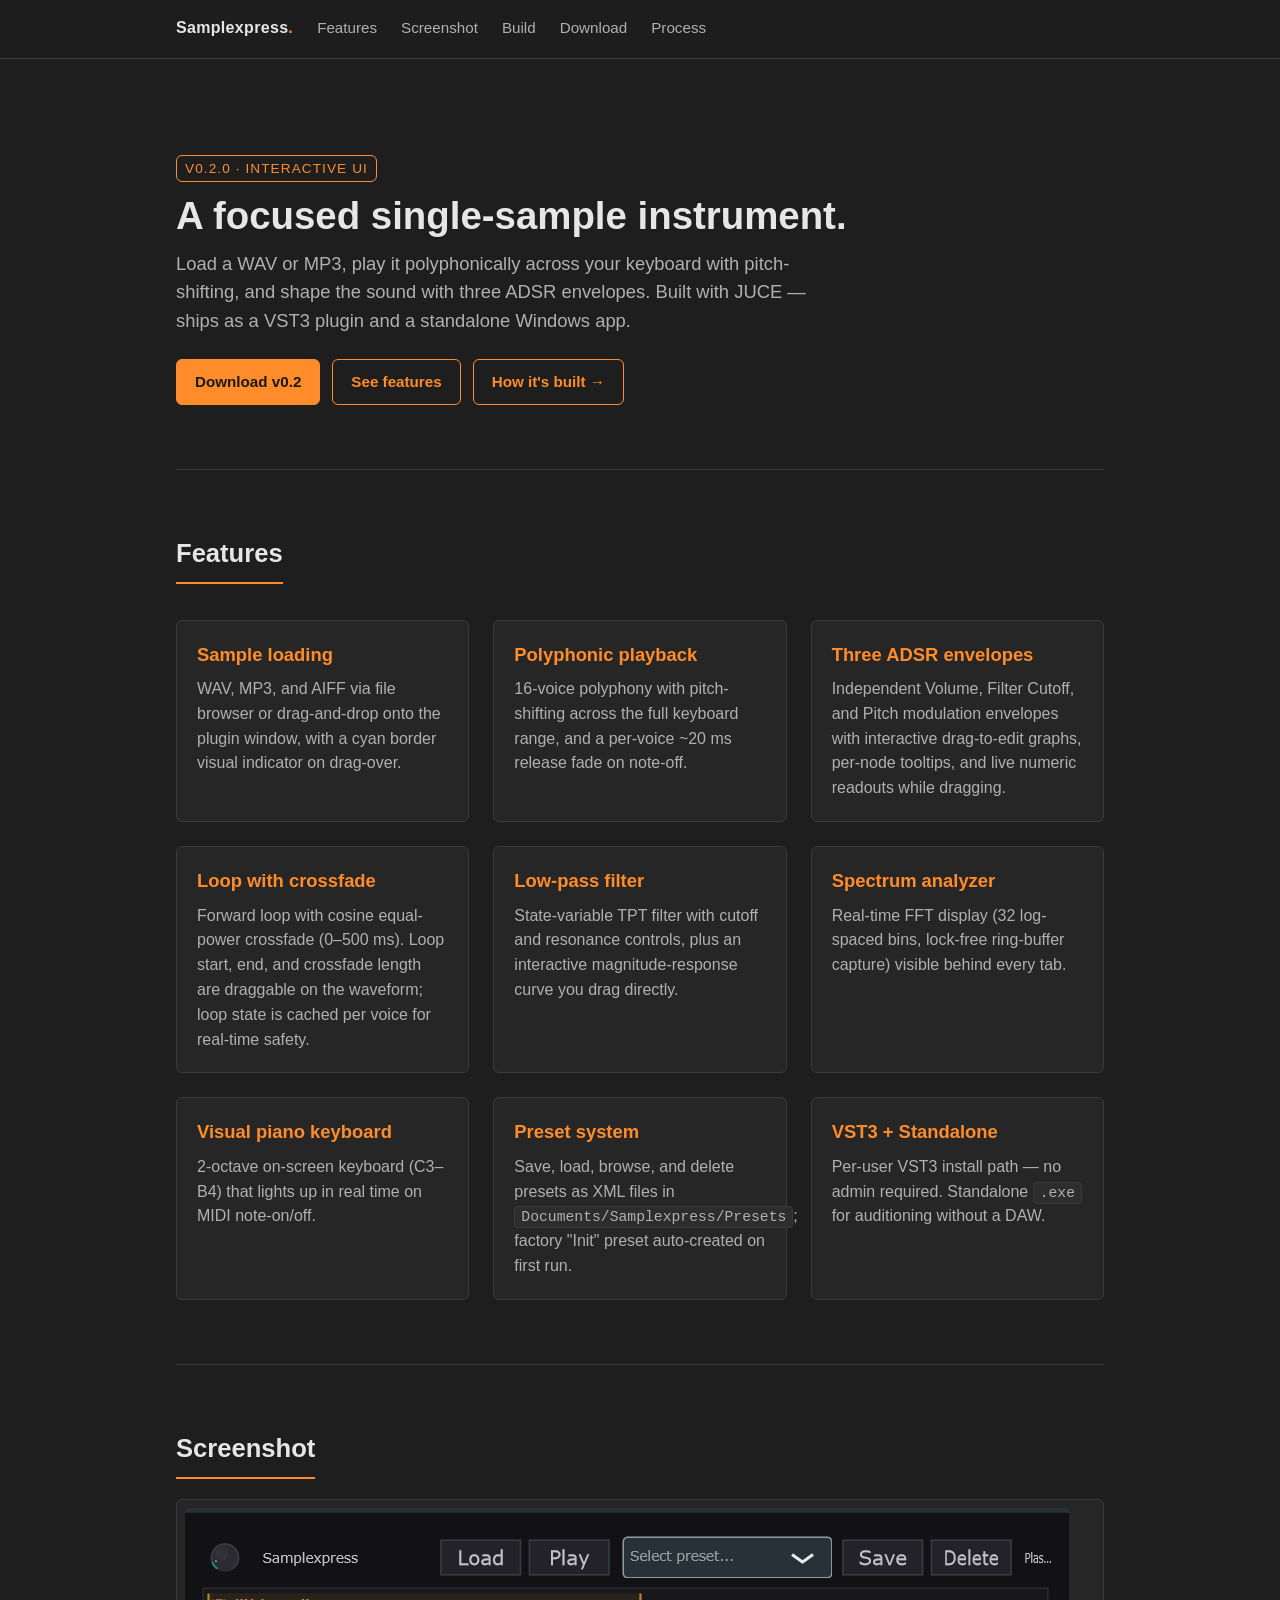
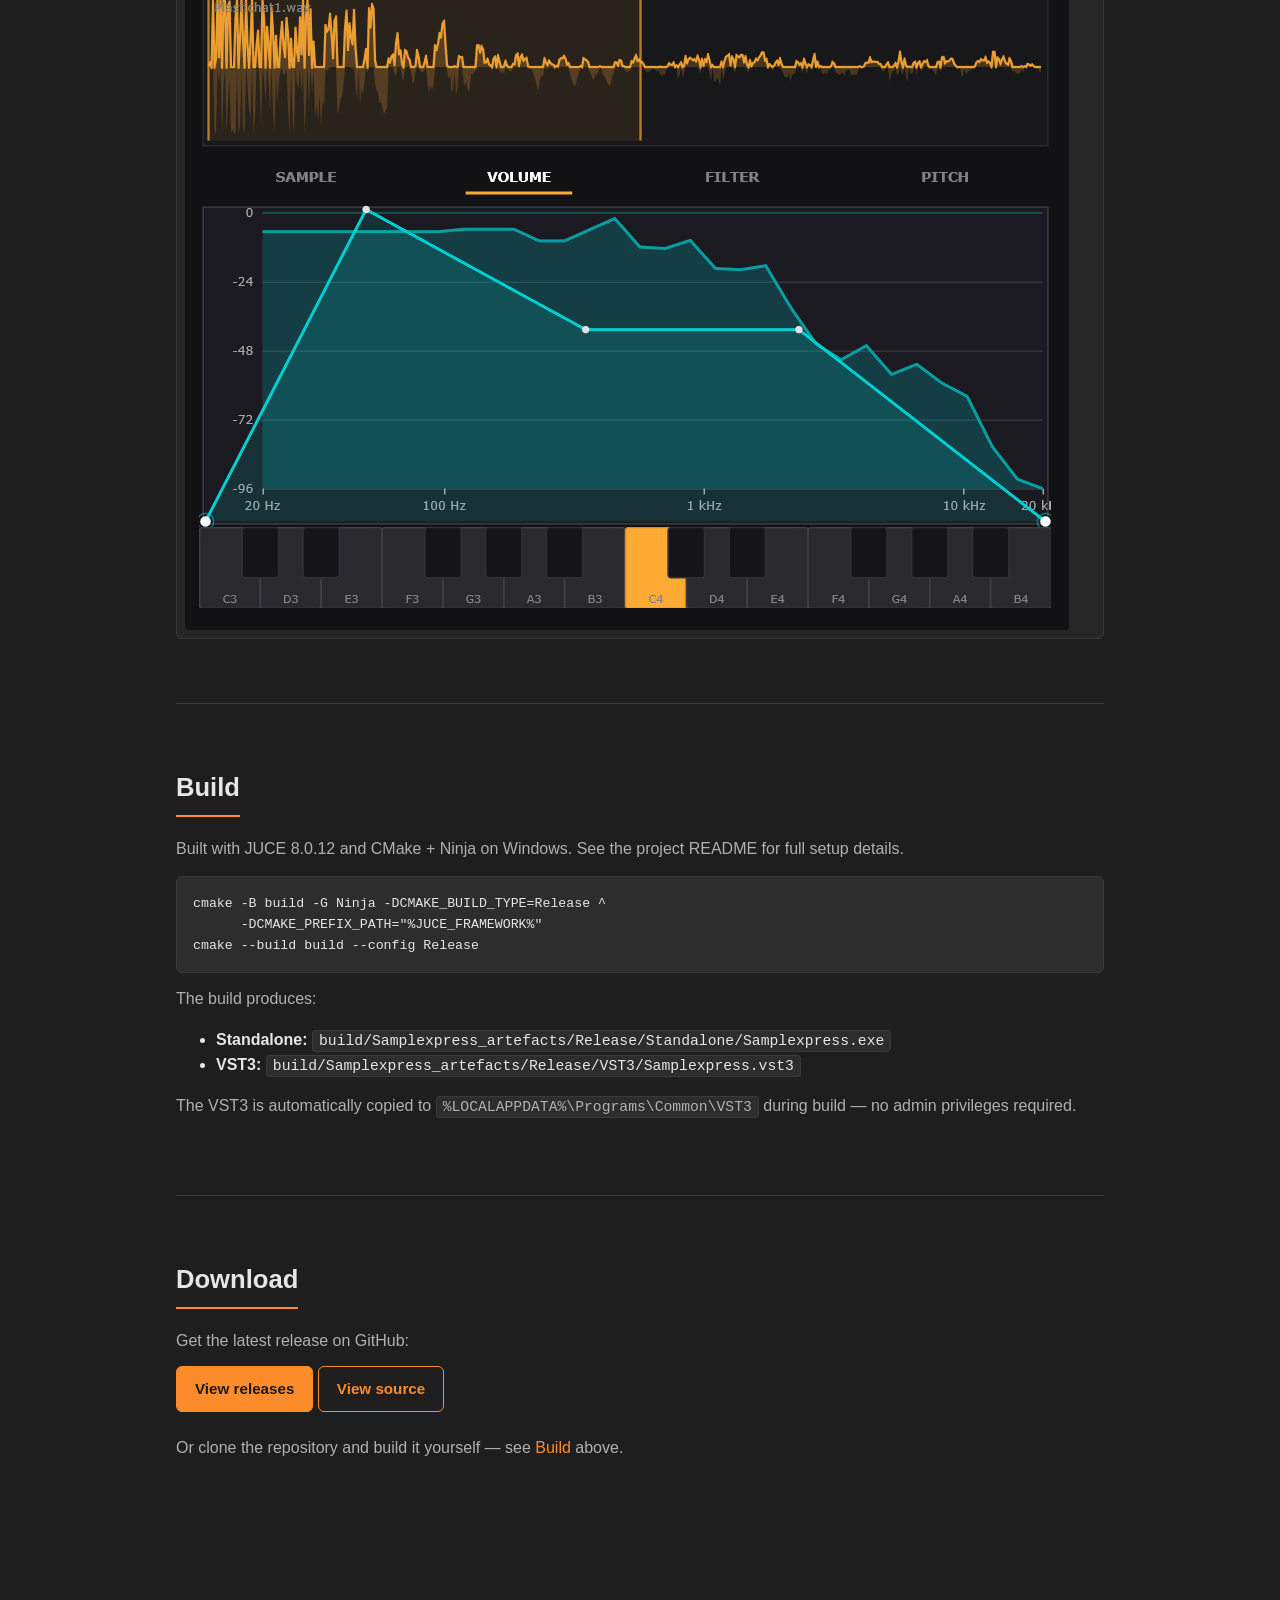
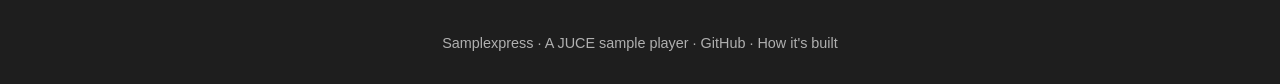
<file: docs/index.html>
<!DOCTYPE html>
<html lang="en">
<head>
  <meta charset="UTF-8" />
  <meta name="viewport" content="width=device-width, initial-scale=1" />
  <title>Samplexpress — A focused single-sample instrument</title>
  <meta name="description" content="Samplexpress is a JUCE-based sample player inspired by Ableton Simpler's Classic Mode. Load a WAV or MP3, play it polyphonically across the keyboard with pitch-shifting, and shape the sound with three ADSR envelopes. Ships as a VST3 plugin and a standalone Windows executable." />
  <link rel="stylesheet" href="style.css" />
</head>
<body>
  <nav class="site-nav">
    <div class="site-nav-inner">
      <a class="brand" href="index.html">Samplexpress<span class="dot">.</span></a>
      <a class="navlink" href="#features">Features</a>
      <a class="navlink" href="#screenshot">Screenshot</a>
      <a class="navlink" href="#build">Build</a>
      <a class="navlink" href="#download">Download</a>
      <a class="navlink" href="process.html">Process</a>
    </div>
  </nav>

  <main>
    <section class="hero" id="top">
      <span class="eyebrow">v0.2.0 · Interactive UI</span>
      <h1>A focused single-sample instrument.</h1>
      <p class="tagline">
        Load a WAV or MP3, play it polyphonically across your keyboard with pitch-shifting,
        and shape the sound with three ADSR envelopes. Built with JUCE — ships as a VST3
        plugin and a standalone Windows app.
      </p>
      <div class="cta-row">
        <a class="btn primary" href="#download">Download v0.2</a>
        <a class="btn" href="#features">See features</a>
        <a class="btn" href="process.html">How it's built →</a>
      </div>
    </section>

    <section id="features">
      <h2>Features</h2>
      <div class="feature-grid">
        <div class="feature">
          <h3>Sample loading</h3>
          <p>WAV, MP3, and AIFF via file browser or drag-and-drop onto the plugin window, with a cyan border visual indicator on drag-over.</p>
        </div>
        <div class="feature">
          <h3>Polyphonic playback</h3>
          <p>16-voice polyphony with pitch-shifting across the full keyboard range, and a per-voice ~20&nbsp;ms release fade on note-off.</p>
        </div>
        <div class="feature">
          <h3>Three ADSR envelopes</h3>
          <p>Independent Volume, Filter Cutoff, and Pitch modulation envelopes with interactive drag-to-edit graphs, per-node tooltips, and live numeric readouts while dragging.</p>
        </div>
        <div class="feature">
          <h3>Loop with crossfade</h3>
          <p>Forward loop with cosine equal-power crossfade (0–500&nbsp;ms). Loop start, end, and crossfade length are draggable on the waveform; loop state is cached per voice for real-time safety.</p>
        </div>
        <div class="feature">
          <h3>Low-pass filter</h3>
          <p>State-variable TPT filter with cutoff and resonance controls, plus an interactive magnitude-response curve you drag directly.</p>
        </div>
        <div class="feature">
          <h3>Spectrum analyzer</h3>
          <p>Real-time FFT display (32 log-spaced bins, lock-free ring-buffer capture) visible behind every tab.</p>
        </div>
        <div class="feature">
          <h3>Visual piano keyboard</h3>
          <p>2-octave on-screen keyboard (C3–B4) that lights up in real time on MIDI note-on/off.</p>
        </div>
        <div class="feature">
          <h3>Preset system</h3>
          <p>Save, load, browse, and delete presets as XML files in <code>Documents/Samplexpress/Presets</code>; factory "Init" preset auto-created on first run.</p>
        </div>
        <div class="feature">
          <h3>VST3 + Standalone</h3>
          <p>Per-user VST3 install path — no admin required. Standalone <code>.exe</code> for auditioning without a DAW.</p>
        </div>
      </div>
    </section>

    <section id="screenshot">
      <h2>Screenshot</h2>
      <div class="screenshot-frame">
        <img src="screenshot_v0.3_main.png" alt="Samplexpress v0.3 main UI — title bar, SAMPLE tab with orange waveform and loop markers, visual piano keyboard along the bottom." />
      </div>
    </section>

    <section id="build">
      <h2>Build</h2>
      <p>Built with JUCE 8.0.12 and CMake + Ninja on Windows. See the project README for full setup details.</p>
      <pre><code>cmake -B build -G Ninja -DCMAKE_BUILD_TYPE=Release ^
      -DCMAKE_PREFIX_PATH="%JUCE_FRAMEWORK%"
cmake --build build --config Release</code></pre>
      <p>The build produces:</p>
      <ul>
        <li><strong>Standalone:</strong> <code>build/Samplexpress_artefacts/Release/Standalone/Samplexpress.exe</code></li>
        <li><strong>VST3:</strong> <code>build/Samplexpress_artefacts/Release/VST3/Samplexpress.vst3</code></li>
      </ul>
      <p>The VST3 is automatically copied to <code>%LOCALAPPDATA%\Programs\Common\VST3</code> during build — no admin privileges required.</p>
    </section>

    <section id="download">
      <h2>Download</h2>
      <p>Get the latest release on GitHub:</p>
      <div class="cta-row">
        <a class="btn primary" href="https://github.com/ideiudicibus/Samplexpress-VST-Plugin/releases">View releases</a>
        <a class="btn" href="https://github.com/ideiudicibus/Samplexpress-VST-Plugin">View source</a>
      </div>
      <p style="margin-top: 24px;">Or clone the repository and build it yourself — see <a href="#build">Build</a> above.</p>
    </section>
  </main>

  <footer>
    <p>Samplexpress · A JUCE sample player · <a href="https://github.com/ideiudicibus/Samplexpress-VST-Plugin">GitHub</a> · <a href="process.html">How it's built</a></p>
  </footer>
</body>
</html>
</file>
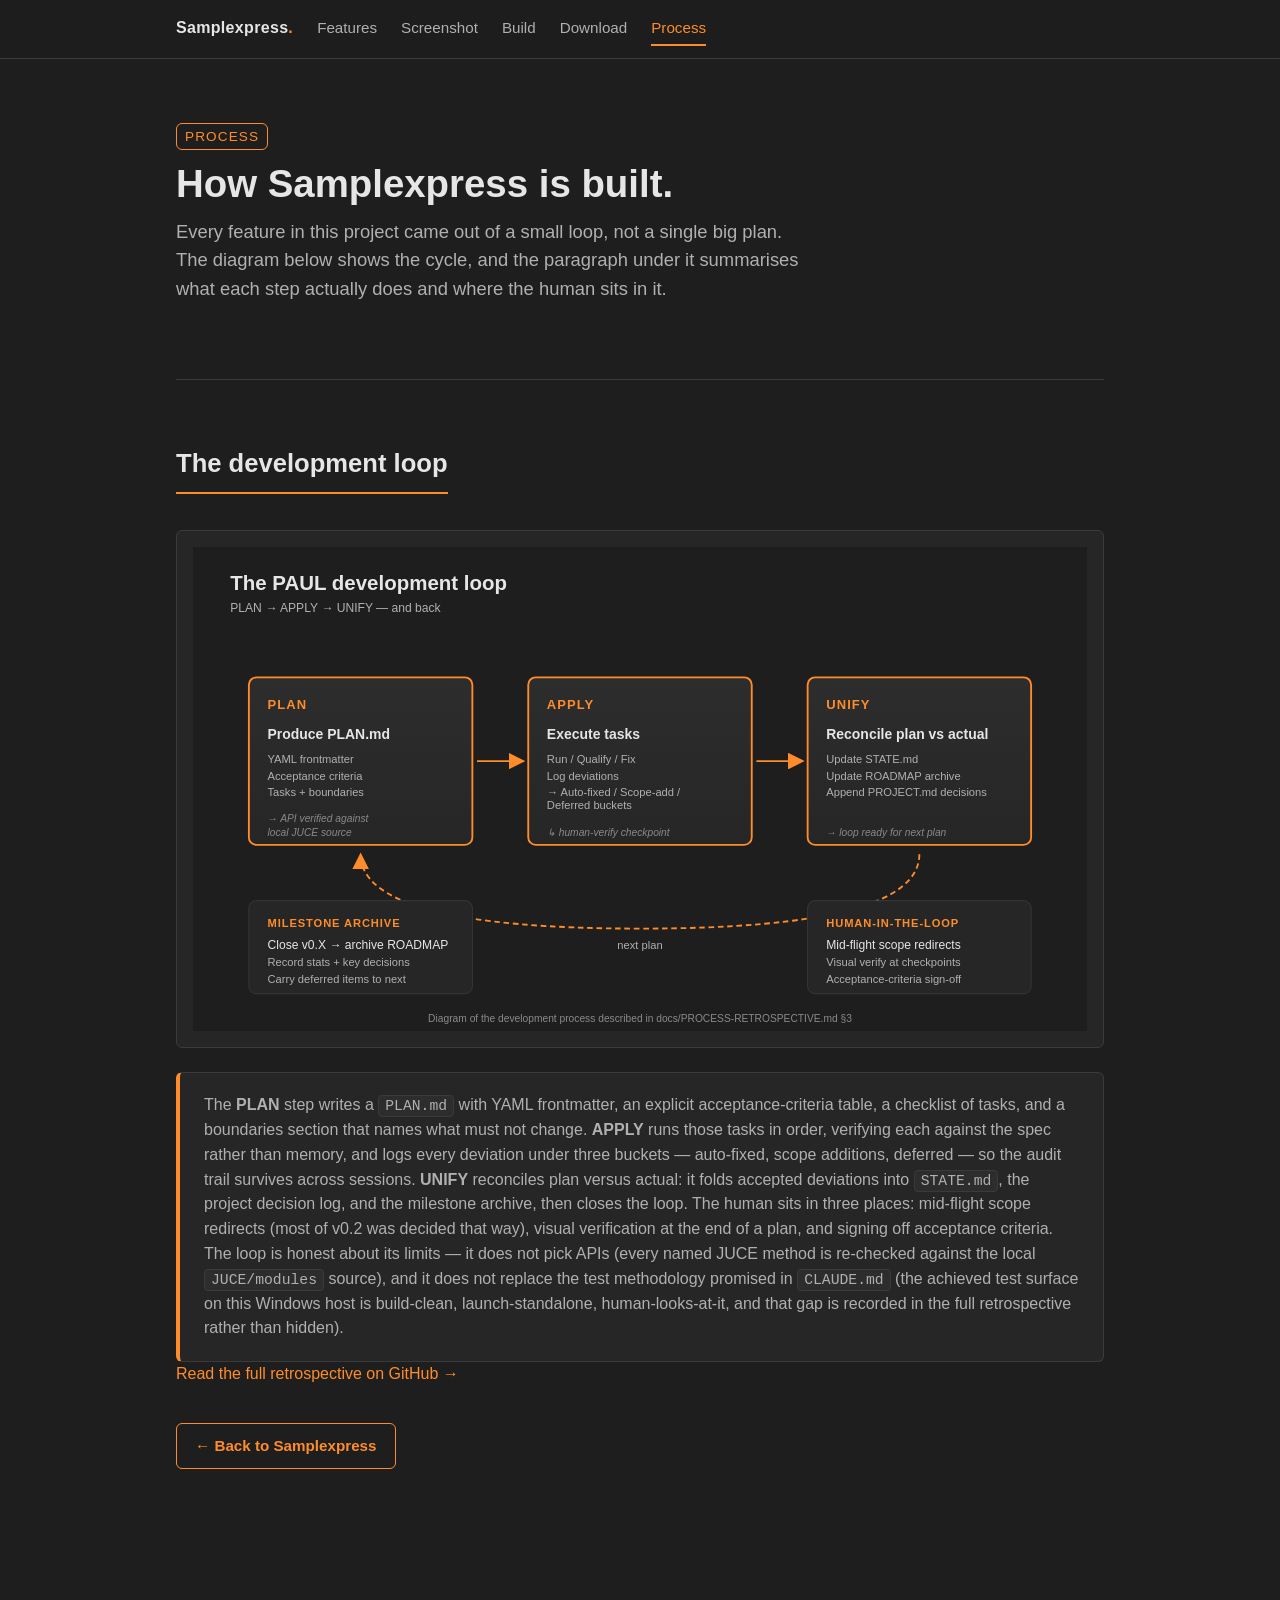
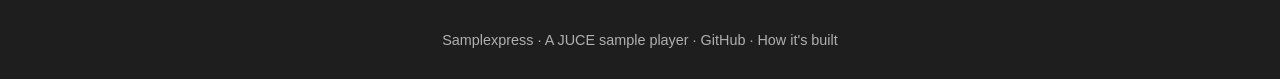
<file: docs/process.html>
<!DOCTYPE html>
<html lang="en">
<head>
  <meta charset="UTF-8" />
  <meta name="viewport" content="width=device-width, initial-scale=1" />
  <title>How Samplexpress is built — Process</title>
  <meta name="description" content="A short summary of the PAUL PLAN → APPLY → UNIFY loop used to develop Samplexpress, with a generated diagram of the cycle." />
  <link rel="stylesheet" href="style.css" />
</head>
<body>
  <nav class="site-nav">
    <div class="site-nav-inner">
      <a class="brand" href="index.html">Samplexpress<span class="dot">.</span></a>
      <a class="navlink" href="index.html#features">Features</a>
      <a class="navlink" href="index.html#screenshot">Screenshot</a>
      <a class="navlink" href="index.html#build">Build</a>
      <a class="navlink" href="index.html#download">Download</a>
      <a class="navlink active" href="process.html" aria-current="page">Process</a>
    </div>
  </nav>

  <main>
    <section class="hero" style="padding-top: 64px;">
      <span class="eyebrow">Process</span>
      <h1>How Samplexpress is built.</h1>
      <p class="tagline">
        Every feature in this project came out of a small loop, not a single big plan.
        The diagram below shows the cycle, and the paragraph under it summarises what
        each step actually does and where the human sits in it.
      </p>
    </section>

    <section>
      <h2>The development loop</h2>
      <div class="diagram-wrap">
        <img src="process-diagram.svg" alt="Diagram of the PAUL development loop: PLAN produces a PLAN.md, APPLY executes the tasks and surfaces a human-verify checkpoint, UNIFY reconciles plan versus actual and updates project state. The cycle returns to PLAN, and a milestone archive step closes each release." />
      </div>

      <div class="process-summary">
        <p>
          The <strong>PLAN</strong> step writes a <code>PLAN.md</code> with YAML frontmatter, an explicit acceptance-criteria table, a checklist of tasks, and a boundaries section that names what must not change. <strong>APPLY</strong> runs those tasks in order, verifying each against the spec rather than memory, and logs every deviation under three buckets — auto-fixed, scope additions, deferred — so the audit trail survives across sessions. <strong>UNIFY</strong> reconciles plan versus actual: it folds accepted deviations into <code>STATE.md</code>, the project decision log, and the milestone archive, then closes the loop. The human sits in three places: mid-flight scope redirects (most of v0.2 was decided that way), visual verification at the end of a plan, and signing off acceptance criteria. The loop is honest about its limits — it does not pick APIs (every named JUCE method is re-checked against the local <code>JUCE/modules</code> source), and it does not replace the test methodology promised in <code>CLAUDE.md</code> (the achieved test surface on this Windows host is build-clean, launch-standalone, human-looks-at-it, and that gap is recorded in the full retrospective rather than hidden).
        </p>
      </div>

      <p>
        <a href="https://github.com/ideiudicibus/Samplexpress-VST-Plugin/blob/main/docs/PROCESS-RETROSPECTIVE.md">Read the full retrospective on GitHub →</a>
      </p>

      <a class="btn back-link" href="index.html">← Back to Samplexpress</a>
    </section>
  </main>

  <footer>
    <p>Samplexpress · A JUCE sample player · <a href="https://github.com/ideiudicibus/Samplexpress-VST-Plugin">GitHub</a> · <a href="process.html">How it's built</a></p>
  </footer>
</body>
</html>
</file>
<file: docs/style.css>
/* Samplexpress landing site — dark theme, plugin-faithful */
:root {
  --bg: #1e1e1e;
  --bg-elev: #262626;
  --bg-elev-2: #2d2d2d;
  --border: #3a3a3a;
  --text: #e6e6e6;
  --text-dim: #b0b0b0;
  --text-mute: #8a8a8a;
  --accent: #ff8c2a;
  --accent-soft: rgba(255, 140, 42, 0.18);
  --max-w: 960px;
  --radius: 6px;
  --gap: 16px;
  --pad: 8px;
}

* { box-sizing: border-box; }

html, body {
  margin: 0;
  padding: 0;
  background: var(--bg);
  color: var(--text);
  font-family: -apple-system, BlinkMacSystemFont, "Segoe UI", Roboto, "Helvetica Neue", Arial, sans-serif;
  font-size: 16px;
  line-height: 1.55;
  -webkit-font-smoothing: antialiased;
  -moz-osx-font-smoothing: grayscale;
}

a { color: var(--accent); text-decoration: none; }
a:hover, a:focus { text-decoration: underline; }

img, svg { max-width: 100%; height: auto; display: block; }

/* Top nav */
.site-nav {
  position: sticky;
  top: 0;
  z-index: 10;
  background: rgba(30, 30, 30, 0.92);
  border-bottom: 1px solid var(--border);
  backdrop-filter: blur(6px);
}
.site-nav-inner {
  max-width: var(--max-w);
  margin: 0 auto;
  display: flex;
  align-items: center;
  gap: 24px;
  padding: 12px 16px;
}
.site-nav .brand {
  font-weight: 700;
  color: var(--text);
  letter-spacing: 0.02em;
}
.site-nav .brand .dot {
  color: var(--accent);
}
.site-nav a.navlink {
  color: var(--text-dim);
  font-size: 0.95rem;
  padding: 4px 0;
  border-bottom: 2px solid transparent;
}
.site-nav a.navlink:hover { color: var(--text); text-decoration: none; }
.site-nav a.navlink.active {
  color: var(--accent);
  border-bottom-color: var(--accent);
}

/* Main */
main {
  max-width: var(--max-w);
  margin: 0 auto;
  padding: 0 16px 64px;
}

section {
  padding: 64px 0;
  border-bottom: 1px solid var(--border);
}
section:last-of-type { border-bottom: none; }

h1, h2, h3 { color: var(--text); }
h1 { font-size: 2.4rem; margin: 0 0 12px; line-height: 1.15; }
h2 { font-size: 1.6rem; margin: 0 0 20px; padding-bottom: 8px; border-bottom: 2px solid var(--accent); display: inline-block; }
h3 { font-size: 1.15rem; margin: 0 0 8px; }
p { color: var(--text-dim); margin: 0 0 12px; }

.tagline {
  color: var(--text-dim);
  font-size: 1.15rem;
  max-width: 640px;
}

/* Hero */
.hero { padding-top: 96px; }
.hero .eyebrow {
  display: inline-block;
  font-size: 0.85rem;
  color: var(--accent);
  letter-spacing: 0.08em;
  text-transform: uppercase;
  margin-bottom: 12px;
  border: 1px solid var(--accent);
  padding: 2px 8px;
  border-radius: var(--radius);
}
.hero .cta-row {
  display: flex;
  gap: 12px;
  flex-wrap: wrap;
  margin-top: 24px;
}
.btn {
  display: inline-block;
  padding: 10px 18px;
  border-radius: var(--radius);
  font-size: 0.95rem;
  font-weight: 600;
  border: 1px solid var(--accent);
  color: var(--accent);
  background: transparent;
  text-decoration: none;
}
.btn:hover { background: var(--accent-soft); text-decoration: none; }
.btn.primary {
  background: var(--accent);
  color: #1a1a1a;
}
.btn.primary:hover { background: #ffa050; }

/* Feature grid */
.feature-grid {
  display: grid;
  grid-template-columns: repeat(auto-fit, minmax(260px, 1fr));
  gap: 24px;
  margin-top: 16px;
}
.feature {
  background: var(--bg-elev);
  border: 1px solid var(--border);
  border-radius: var(--radius);
  padding: 20px;
}
.feature h3 { color: var(--accent); }
.feature p { margin: 0; }

/* Screenshot */
.screenshot-frame {
  background: var(--bg-elev);
  border: 1px solid var(--border);
  border-radius: var(--radius);
  padding: 8px;
}
.screenshot-frame img { border-radius: 4px; }

/* Code blocks */
pre {
  background: var(--bg-elev-2);
  border: 1px solid var(--border);
  border-radius: var(--radius);
  padding: 16px;
  overflow-x: auto;
  font-size: 0.9rem;
  line-height: 1.45;
  color: var(--text);
}
code {
  font-family: "SF Mono", Menlo, Consolas, "Liberation Mono", monospace;
  font-size: 0.92em;
}
:not(pre) > code {
  background: var(--bg-elev-2);
  padding: 2px 6px;
  border-radius: 4px;
  border: 1px solid var(--border);
}

/* Footer */
footer {
  padding: 32px 0 16px;
  text-align: center;
  color: var(--text-mute);
  font-size: 0.9rem;
}
footer a { color: var(--text-dim); }

/* Process page */
.process-summary {
  background: var(--bg-elev);
  border: 1px solid var(--border);
  border-left: 4px solid var(--accent);
  border-radius: var(--radius);
  padding: 20px 24px;
  margin-top: 24px;
}
.process-summary p:last-child { margin-bottom: 0; }

.diagram-wrap {
  background: var(--bg-elev);
  border: 1px solid var(--border);
  border-radius: var(--radius);
  padding: 16px;
  margin-top: 16px;
}

.back-link {
  display: inline-block;
  margin-top: 24px;
  font-size: 0.95rem;
}

/* Small screens */
@media (max-width: 600px) {
  h1 { font-size: 1.9rem; }
  h2 { font-size: 1.3rem; }
  .site-nav-inner { gap: 14px; flex-wrap: wrap; }
  .site-nav a.navlink { font-size: 0.9rem; }
  section { padding: 48px 0; }
  .hero { padding-top: 48px; }
}
</file>
